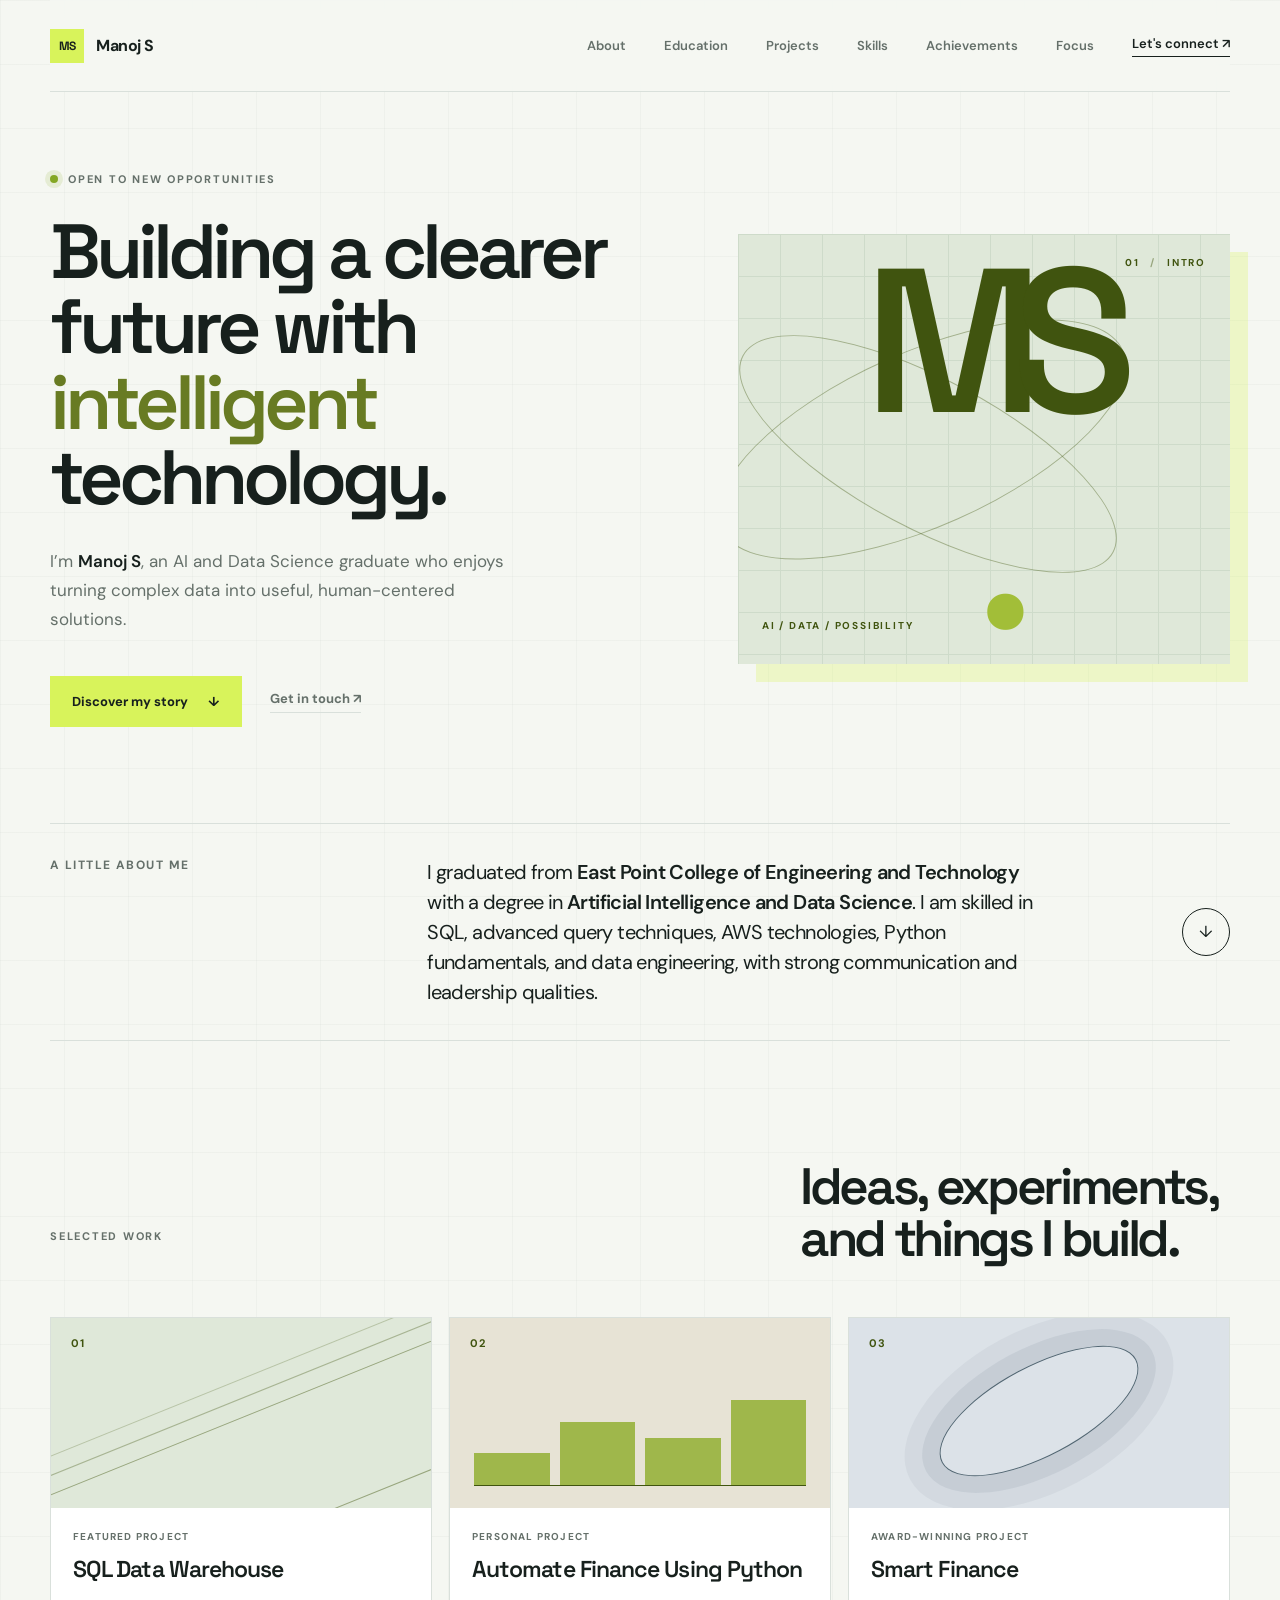
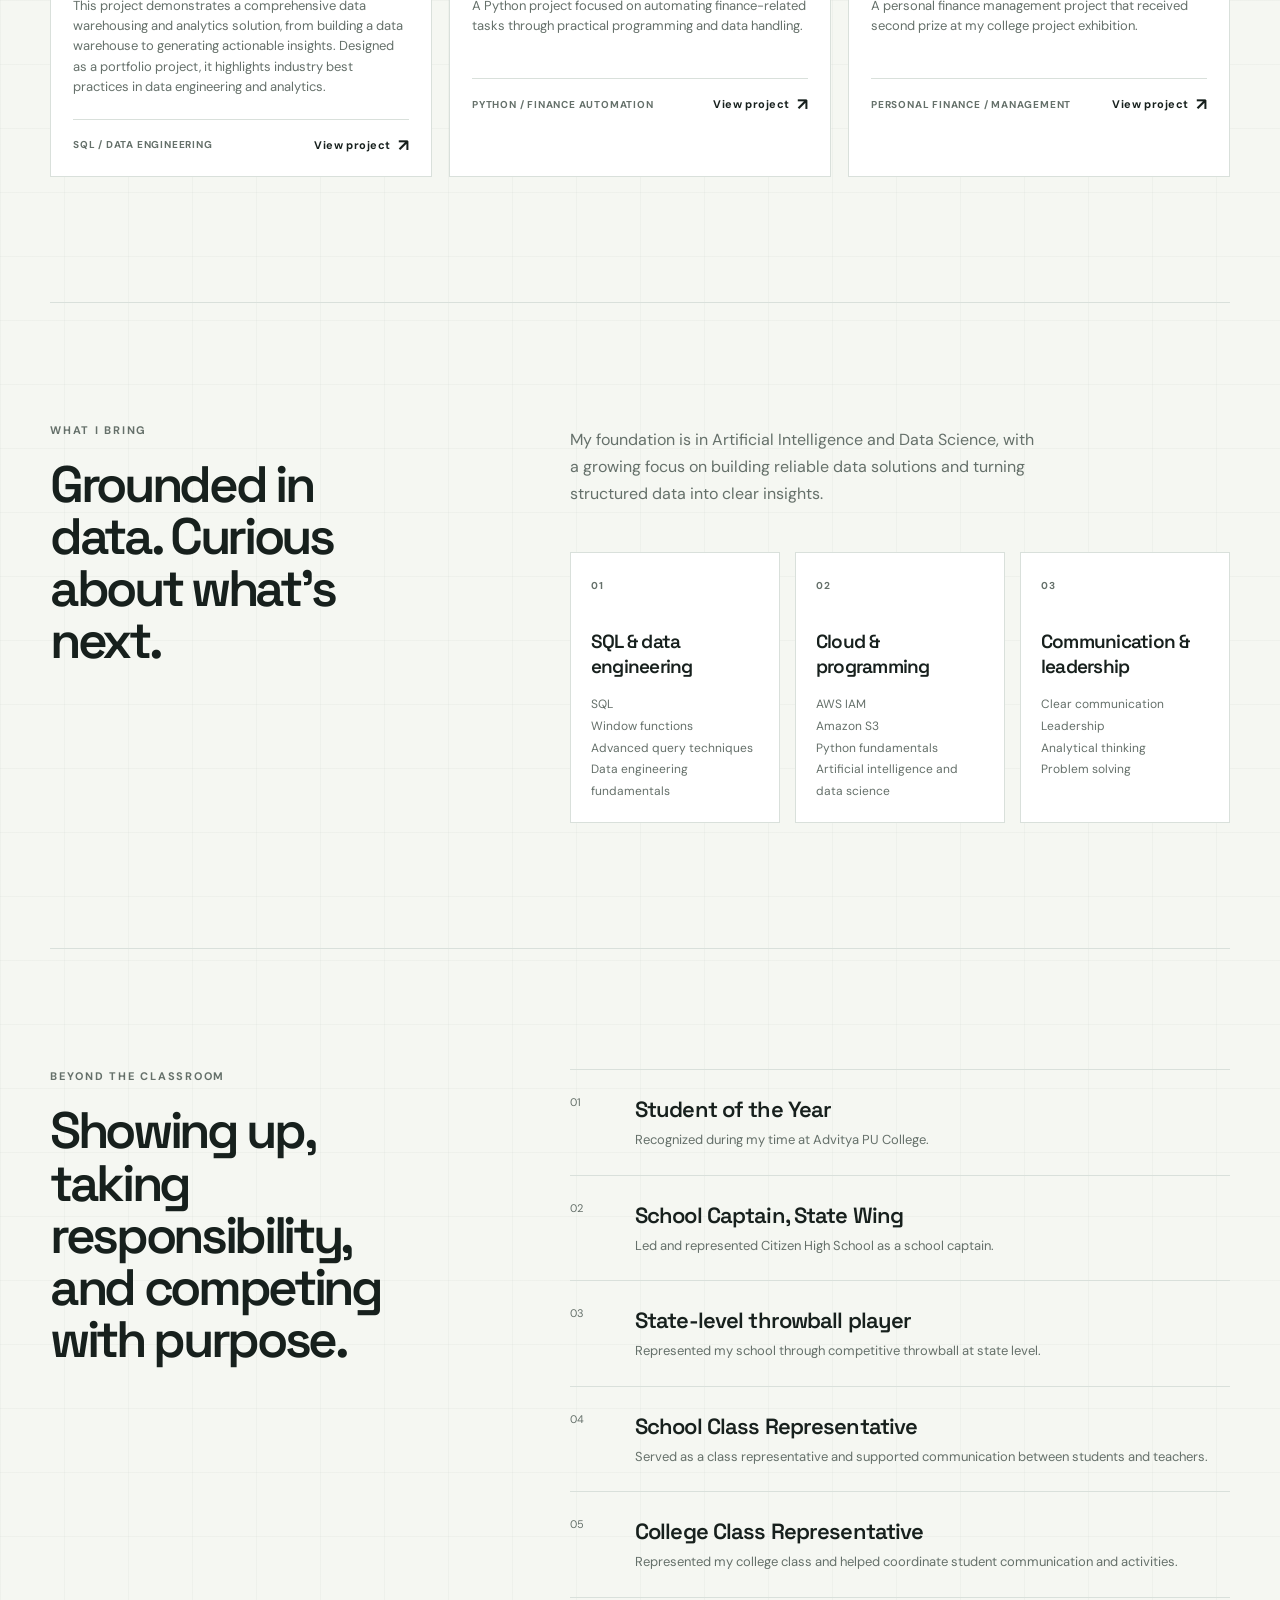
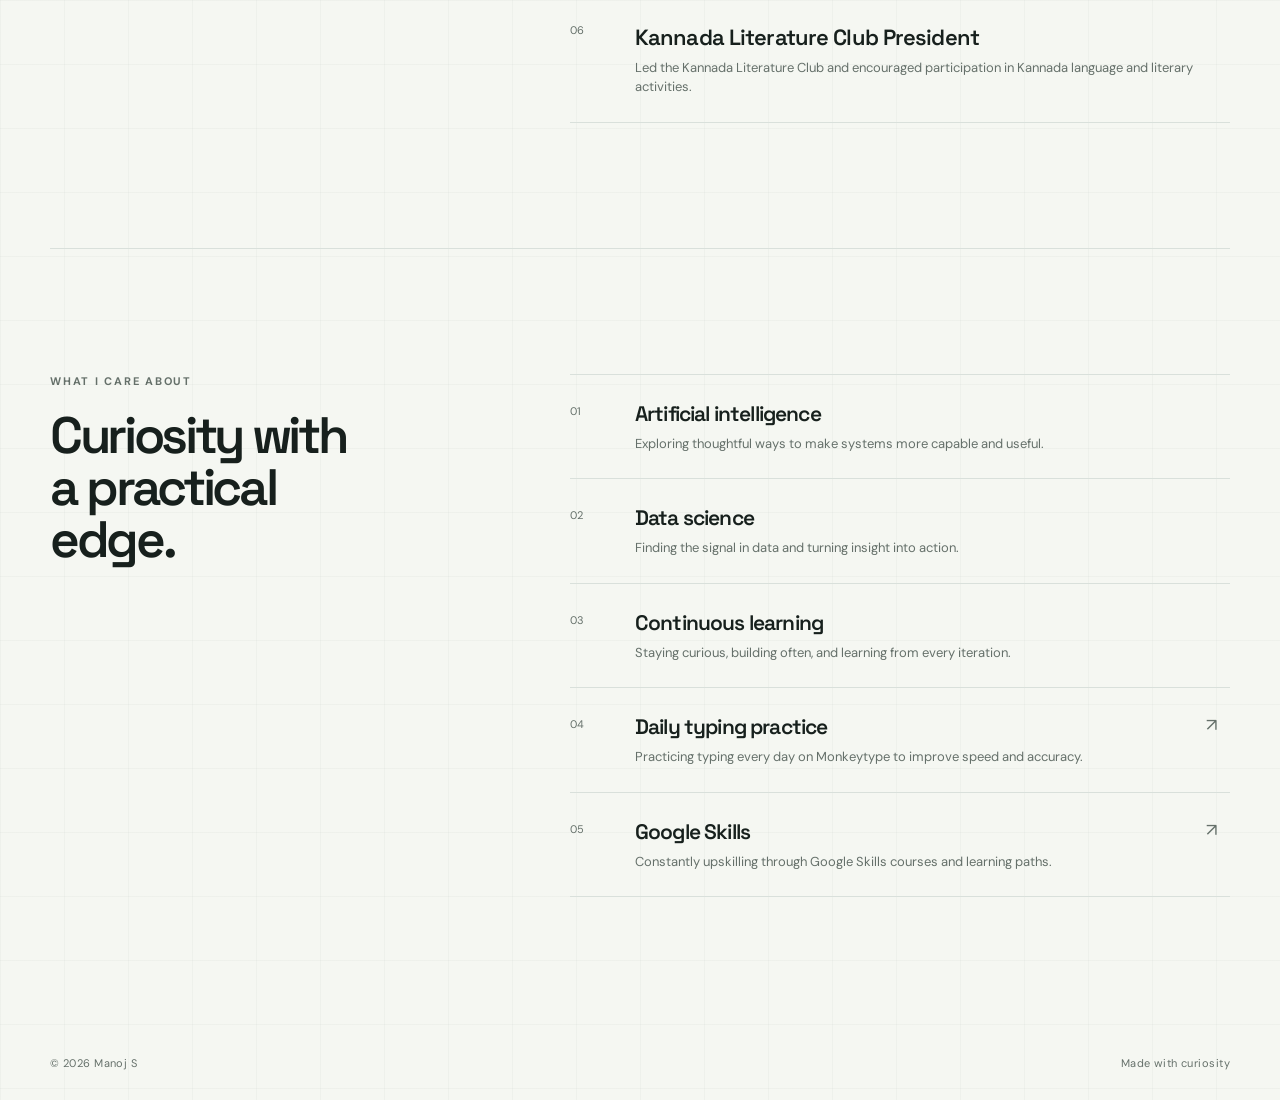
<file: index.html>
<!doctype html>
<html lang="en">
  <head>
    <meta charset="UTF-8" />
    <meta name="viewport" content="width=device-width, initial-scale=1.0" />
    <meta name="description" content="The portfolio of Manoj S, an AI and Data Science graduate." />
    <title>Manoj S | AI & Data Science</title>
    <link rel="preconnect" href="https://fonts.googleapis.com" />
    <link rel="preconnect" href="https://fonts.gstatic.com" crossorigin />
    <link href="https://fonts.googleapis.com/css2?family=DM+Sans:wght@400;500;600;700&family=Space+Grotesk:wght@400;500;600;700&display=swap" rel="stylesheet" />
    <link rel="stylesheet" href="styles.css" />
    <script src="script.js" defer></script>
  </head>
  <body>
    <header class="site-header">
      <a class="brand" href="#top" aria-label="Manoj S home">
        <span class="brand-mark">MS</span>
        <span>Manoj S</span>
      </a>
      <button class="menu-toggle" type="button" aria-expanded="false" aria-controls="site-nav">
        <span class="sr-only">Toggle navigation</span>
        <span></span>
        <span></span>
      </button>
      <nav class="site-nav" id="site-nav" aria-label="Primary navigation">
        <a href="#about">About</a>
        <a href="education.html">Education</a>
        <a href="#projects">Projects</a>
        <a href="#skills">Skills</a>
        <a href="#achievements">Achievements</a>
        <a href="#focus">Focus</a>
        <a class="nav-contact" href="connect.html">Let's connect <span aria-hidden="true">↗</span></a>
      </nav>
    </header>

    <main id="top">
      <section class="hero section-shell">
        <div class="hero-copy">
          <p class="eyebrow"><span class="status-dot"></span> Open to new opportunities</p>
          <h1>Building a clearer future with <em>intelligent</em> technology.</h1>
          <p class="hero-description">
            I’m <strong>Manoj S</strong>, an AI and Data Science graduate who enjoys turning complex data into useful, human-centered solutions.
          </p>
          <div class="hero-actions">
            <a class="button button-primary" href="#about">Discover my story <span aria-hidden="true">↓</span></a>
            <a class="text-link" href="connect.html">Get in touch <span aria-hidden="true">↗</span></a>
          </div>
        </div>

        <div class="hero-visual" aria-label="Manoj S monogram graphic">
          <div class="visual-grid"></div>
          <div class="orbit orbit-one"></div>
          <div class="orbit orbit-two"></div>
          <div class="monogram">MS<span>.</span></div>
          <p class="visual-caption">AI / DATA / POSSIBILITY</p>
          <div class="corner-label">01 <span>/</span> INTRO</div>
        </div>
      </section>

      <section class="quick-strip section-shell" id="about">
        <div class="strip-label">A little about me</div>
        <div class="strip-content">
          <p>
            I graduated from <strong>East Point College of Engineering and Technology</strong> with a degree in <strong>Artificial Intelligence and Data Science</strong>. I am skilled in SQL, advanced query techniques, AWS technologies, Python fundamentals, and data engineering, with strong communication and leadership qualities.
          </p>
          <a class="circle-link" href="#focus" aria-label="See my areas of focus"><span aria-hidden="true">↓</span></a>
        </div>
      </section>

      <section class="projects section-shell" id="projects">
        <div class="section-heading">
          <p class="eyebrow">Selected work</p>
          <h2>Ideas, experiments, and things I build.</h2>
        </div>
        <div class="project-grid">
          <article class="project-card">
            <div class="project-visual project-visual-one"><span>01</span><div class="project-lines"></div></div>
            <div class="project-card-body">
              <p class="project-label">Featured project</p>
              <h3>SQL Data Warehouse</h3>
              <p>This project demonstrates a comprehensive data warehousing and analytics solution, from building a data warehouse to generating actionable insights. Designed as a portfolio project, it highlights industry best practices in data engineering and analytics.</p>
              <div class="project-footer"><span>SQL / Data Engineering</span><a class="project-link" href="https://github.com/Manu322204/sql-data-warehouse-project.git" target="_blank" rel="noreferrer">View project <span aria-hidden="true">↗</span></a></div>
            </div>
          </article>
          <article class="project-card">
            <div class="project-visual project-visual-two"><span>02</span><div class="project-bars"><i></i><i></i><i></i><i></i></div></div>
            <div class="project-card-body">
              <p class="project-label">Personal project</p>
              <h3>Automate Finance Using Python</h3>
              <p>A Python project focused on automating finance-related tasks through practical programming and data handling.</p>
              <div class="project-footer"><span>Python / Finance Automation</span><a class="project-link" href="https://github.com/Manu322204/automate_finace_using_python-" target="_blank" rel="noreferrer">View project <span aria-hidden="true">↗</span></a></div>
            </div>
          </article>
          <article class="project-card">
            <div class="project-visual project-visual-three"><span>03</span><div class="project-orbit"></div></div>
            <div class="project-card-body">
              <p class="project-label">Award-winning project</p>
              <h3>Smart Finance</h3>
              <p>A personal finance management project that received second prize at my college project exhibition.</p>
              <div class="project-footer"><span>Personal Finance / Management</span><a class="project-link" href="https://github.com/Manu322204/Smart-Finance" target="_blank" rel="noreferrer">View project <span aria-hidden="true">↗</span></a></div>
            </div>
          </article>
        </div>
      </section>

      <section class="skills section-shell" id="skills">
        <div class="section-heading">
          <p class="eyebrow">What I bring</p>
          <h2>Grounded in data. Curious about what’s next.</h2>
        </div>
        <div class="skills-content">
          <p class="skills-intro">My foundation is in Artificial Intelligence and Data Science, with a growing focus on building reliable data solutions and turning structured data into clear insights.</p>
          <div class="skill-groups">
            <div class="skill-group"><span>01</span><h3>SQL &amp; data engineering</h3><p>SQL<br />Window functions<br />Advanced query techniques<br />Data engineering fundamentals</p></div>
            <div class="skill-group"><span>02</span><h3>Cloud &amp; programming</h3><p>AWS IAM<br />Amazon S3<br />Python fundamentals<br />Artificial intelligence and data science</p></div>
            <div class="skill-group"><span>03</span><h3>Communication &amp; leadership</h3><p>Clear communication<br />Leadership<br />Analytical thinking<br />Problem solving</p></div>
          </div>
        </div>
      </section>

      <section class="achievements section-shell" id="achievements">
        <div class="section-heading">
          <p class="eyebrow">Beyond the classroom</p>
          <h2>Showing up, taking responsibility, and competing with purpose.</h2>
        </div>
        <div class="achievement-list">
          <article class="achievement-item"><span>01</span><div><h3>Student of the Year</h3><p>Recognized during my time at Advitya PU College.</p></div></article>
          <article class="achievement-item"><span>02</span><div><h3>School Captain, State Wing</h3><p>Led and represented Citizen High School as a school captain.</p></div></article>
          <article class="achievement-item"><span>03</span><div><h3>State-level throwball player</h3><p>Represented my school through competitive throwball at state level.</p></div></article>
          <article class="achievement-item"><span>04</span><div><h3>School Class Representative</h3><p>Served as a class representative and supported communication between students and teachers.</p></div></article>
          <article class="achievement-item"><span>05</span><div><h3>College Class Representative</h3><p>Represented my college class and helped coordinate student communication and activities.</p></div></article>
          <article class="achievement-item"><span>06</span><div><h3>Kannada Literature Club President</h3><p>Led the Kannada Literature Club and encouraged participation in Kannada language and literary activities.</p></div></article>
        </div>
      </section>

      <section class="focus section-shell" id="focus">
        <div class="section-heading">
          <p class="eyebrow">What I care about</p>
          <h2>Curiosity with a practical edge.</h2>
        </div>
        <div class="focus-list">
          <article class="focus-item">
            <span class="item-number">01</span>
            <div><h3>Artificial intelligence</h3><p>Exploring thoughtful ways to make systems more capable and useful.</p></div>
          </article>
          <article class="focus-item">
            <span class="item-number">02</span>
            <div><h3>Data science</h3><p>Finding the signal in data and turning insight into action.</p></div>
          </article>
          <article class="focus-item">
            <span class="item-number">03</span>
            <div><h3>Continuous learning</h3><p>Staying curious, building often, and learning from every iteration.</p></div>
          </article>
          <a class="focus-item" href="https://monkeytype.com/profile/manukannadiga" target="_blank" rel="noreferrer">
            <span class="item-number">04</span>
            <div><h3>Daily typing practice</h3><p>Practicing typing every day on Monkeytype to improve speed and accuracy.</p></div>
            <span class="item-arrow" aria-hidden="true">↗</span>
          </a>
          <a class="focus-item" href="https://www.skills.google/public_profiles/158d8cf7-632b-47ec-9254-222bdbda4835" target="_blank" rel="noreferrer">
            <span class="item-number">05</span>
            <div><h3>Google Skills</h3><p>Constantly upskilling through Google Skills courses and learning paths.</p></div>
            <span class="item-arrow" aria-hidden="true">↗</span>
          </a>
        </div>
      </section>
    </main>

    <footer class="site-footer section-shell">
      <span>© 2026 Manoj S</span>
      <span>Made with curiosity</span>
    </footer>
  </body>
</html>
</file>
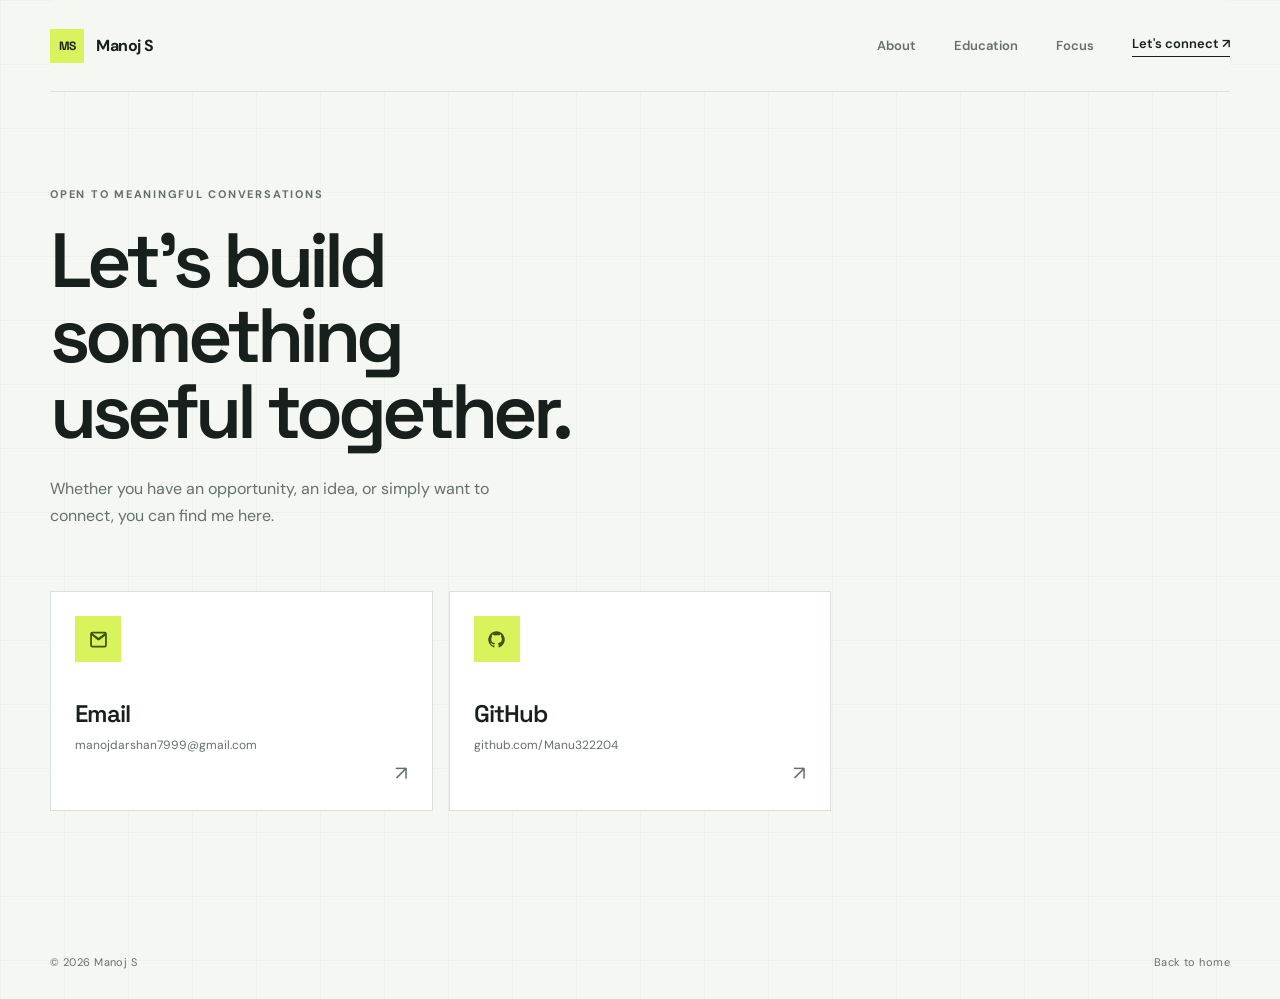
<file: connect.html>
<!doctype html>
<html lang="en">
  <head>
    <meta charset="UTF-8" />
    <meta name="viewport" content="width=device-width, initial-scale=1.0" />
    <meta name="description" content="Connect with Manoj S by email or GitHub." />
    <title>Let's Connect | Manoj S</title>
    <link rel="preconnect" href="https://fonts.googleapis.com" />
    <link rel="preconnect" href="https://fonts.gstatic.com" crossorigin />
    <link href="https://fonts.googleapis.com/css2?family=DM+Sans:wght@400;500;600;700&family=Space+Grotesk:wght@400;500;600;700&display=swap" rel="stylesheet" />
    <link rel="stylesheet" href="styles.css" />
    <script src="script.js" defer></script>
  </head>
  <body>
    <header class="site-header">
      <a class="brand" href="index.html" aria-label="Manoj S home">
        <span class="brand-mark">MS</span>
        <span>Manoj S</span>
      </a>
      <button class="menu-toggle" type="button" aria-expanded="false" aria-controls="site-nav">
        <span class="sr-only">Toggle navigation</span>
        <span></span>
        <span></span>
      </button>
      <nav class="site-nav" id="site-nav" aria-label="Primary navigation">
        <a href="index.html#about">About</a>
        <a href="education.html">Education</a>
        <a href="index.html#focus">Focus</a>
        <a class="nav-contact" href="connect.html" aria-current="page">Let's connect <span aria-hidden="true">↗</span></a>
      </nav>
    </header>

    <main>
      <section class="connect-page section-shell">
        <div class="section-heading">
          <p class="eyebrow">Open to meaningful conversations</p>
          <h1>Let’s build something useful together.</h1>
          <p class="connect-intro">Whether you have an opportunity, an idea, or simply want to connect, you can find me here.</p>
        </div>
        <div class="connect-list">
          <a class="connect-card" href="mailto:manojdarshan7999@gmail.com">
            <span class="connect-icon" aria-hidden="true">
              <svg viewBox="0 0 24 24"><path d="M2.5 5.5A2.5 2.5 0 0 1 5 3h14a2.5 2.5 0 0 1 2.5 2.5v13A2.5 2.5 0 0 1 19 21H5a2.5 2.5 0 0 1-2.5-2.5v-13Zm2.7-.5 6.8 5.1L18.8 5H5.2Zm14.8 2.5-6.8 5.1a2 2 0 0 1-2.4 0L4.5 7.5v11A.5.5 0 0 0 5 19h14a.5.5 0 0 0 .5-.5v-11Z"/></svg>
            </span>
            <span><h2>Email</h2><p>manojdarshan7999@gmail.com</p></span>
            <span class="connect-arrow" aria-hidden="true">↗</span>
          </a>
          <a class="connect-card" href="https://github.com/Manu322204" target="_blank" rel="noreferrer">
            <span class="connect-icon" aria-hidden="true">
              <svg viewBox="0 0 24 24"><path fill-rule="evenodd" d="M12 2.5a9.5 9.5 0 0 0-3 18.51c.48.09.65-.21.65-.46v-1.8c-2.65.58-3.2-1.12-3.2-1.12-.43-1.1-1.06-1.4-1.06-1.4-.87-.6.07-.59.07-.59.96.07 1.47.99 1.47.99.85 1.46 2.23 1.04 2.77.8.09-.62.33-1.04.6-1.28-2.12-.24-4.35-1.06-4.35-4.72 0-1.04.37-1.89.99-2.56-.1-.24-.43-1.21.1-2.52 0 0 .8-.26 2.62.98A9.1 9.1 0 0 1 12 7.02c.8 0 1.61.11 2.36.33 1.82-1.24 2.62-.98 2.62-.98.53 1.31.2 2.28.1 2.52.62.67.99 1.52.99 2.56 0 3.67-2.23 4.48-4.36 4.71.34.3.65.87.65 1.75v2.64c0 .25.17.55.66.46A9.5 9.5 0 0 0 12 2.5Z" clip-rule="evenodd"/></svg>
            </span>
            <span><h2>GitHub</h2><p>github.com/Manu322204</p></span>
            <span class="connect-arrow" aria-hidden="true">↗</span>
          </a>
        </div>
      </section>
    </main>

    <footer class="site-footer section-shell">
      <span>© 2026 Manoj S</span>
      <a href="index.html">Back to home</a>
    </footer>
  </body>
</html>
</file>
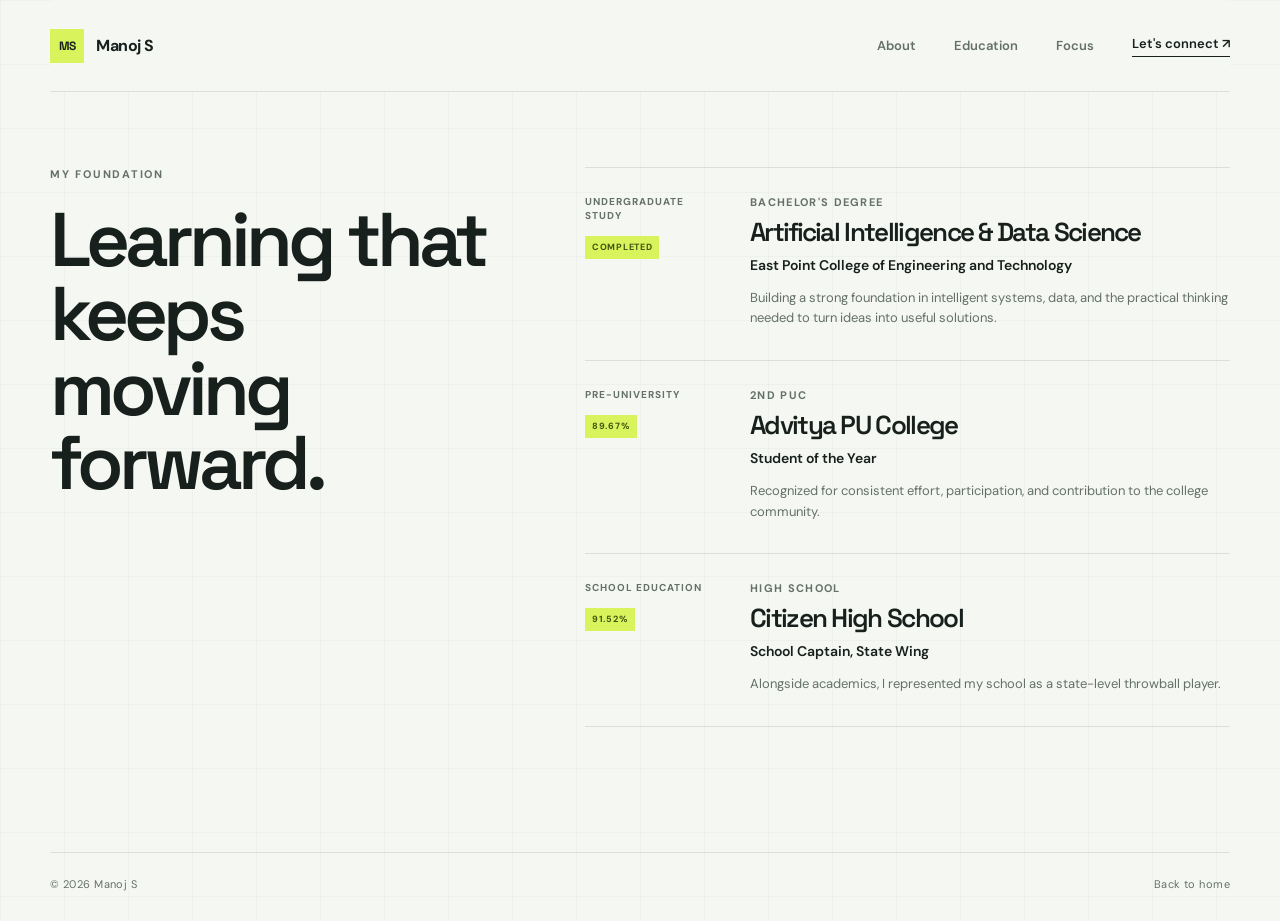
<file: education.html>
<!doctype html>
<html lang="en">
  <head>
    <meta charset="UTF-8" />
    <meta name="viewport" content="width=device-width, initial-scale=1.0" />
    <meta name="description" content="Education, achievements, and activities of Manoj S." />
    <title>Education | Manoj S</title>
    <link rel="preconnect" href="https://fonts.googleapis.com" />
    <link rel="preconnect" href="https://fonts.gstatic.com" crossorigin />
    <link href="https://fonts.googleapis.com/css2?family=DM+Sans:wght@400;500;600;700&family=Space+Grotesk:wght@400;500;600;700&display=swap" rel="stylesheet" />
    <link rel="stylesheet" href="styles.css" />
    <script src="script.js" defer></script>
  </head>
  <body>
    <header class="site-header">
      <a class="brand" href="index.html" aria-label="Manoj S home">
        <span class="brand-mark">MS</span>
        <span>Manoj S</span>
      </a>
      <button class="menu-toggle" type="button" aria-expanded="false" aria-controls="site-nav">
        <span class="sr-only">Toggle navigation</span>
        <span></span>
        <span></span>
      </button>
      <nav class="site-nav" id="site-nav" aria-label="Primary navigation">
        <a href="index.html#about">About</a>
        <a href="education.html" aria-current="page">Education</a>
        <a href="index.html#focus">Focus</a>
        <a class="nav-contact" href="connect.html">Let's connect <span aria-hidden="true">↗</span></a>
      </nav>
    </header>

    <main>
      <section class="education education-page section-shell">
        <div class="section-heading">
          <p class="eyebrow">My foundation</p>
          <h1>Learning that keeps moving forward.</h1>
        </div>
        <div class="education-list">
          <article class="education-item education-primary">
            <div class="education-meta"><span>Undergraduate study</span><span class="education-status">Completed</span></div>
            <div class="education-content">
              <p class="education-type">Bachelor's degree</p>
              <h3>Artificial Intelligence &amp; Data Science</h3>
              <p class="education-school">East Point College of Engineering and Technology</p>
              <p class="education-note">Building a strong foundation in intelligent systems, data, and the practical thinking needed to turn ideas into useful solutions.</p>
            </div>
          </article>
          <article class="education-item">
            <div class="education-meta"><span>Pre-university</span><span class="education-status">89.67%</span></div>
            <div class="education-content">
              <p class="education-type">2nd PUC</p>
              <h3>Advitya PU College</h3>
              <p class="education-school">Student of the Year</p>
              <p class="education-note">Recognized for consistent effort, participation, and contribution to the college community.</p>
            </div>
          </article>
          <article class="education-item">
            <div class="education-meta"><span>School education</span><span class="education-status">91.52%</span></div>
            <div class="education-content">
              <p class="education-type">High school</p>
              <h3>Citizen High School</h3>
              <p class="education-school">School Captain, State Wing</p>
              <p class="education-note">Alongside academics, I represented my school as a state-level throwball player.</p>
            </div>
          </article>
        </div>
      </section>
    </main>

    <footer class="site-footer section-shell">
      <span>© 2026 Manoj S</span>
      <a href="index.html">Back to home</a>
    </footer>
  </body>
</html>
</file>
<file: styles.css>
:root {
  --ink: #17201d;
  --muted: #65706a;
  --line: #d9e0db;
  --paper: #f5f7f2;
  --white: #ffffff;
  --accent: #d8f35b;
  --accent-dark: #40540f;
  --serif: "Space Grotesk", sans-serif;
  --sans: "DM Sans", sans-serif;
}

* { box-sizing: border-box; }
html { scroll-behavior: smooth; }
body { margin: 0; color: var(--ink); background-color: var(--paper); background-image: linear-gradient(rgba(217, 224, 219, .26) 1px, transparent 1px), linear-gradient(90deg, rgba(217, 224, 219, .26) 1px, transparent 1px); background-size: 64px 64px; font-family: var(--sans); }
a { color: inherit; text-decoration: none; }
::selection { color: var(--ink); background: var(--accent); }
.section-shell { width: min(1180px, calc(100% - 64px)); margin: 0 auto; }
.sr-only { position: absolute; width: 1px; height: 1px; padding: 0; margin: -1px; overflow: hidden; clip: rect(0, 0, 0, 0); white-space: nowrap; border: 0; }

.site-header { position: sticky; z-index: 5; top: 0; width: min(1180px, calc(100% - 64px)); margin: 0 auto; min-height: 92px; display: flex; align-items: center; justify-content: space-between; border-bottom: 1px solid var(--line); background: rgba(245, 247, 242, .92); backdrop-filter: blur(12px); }
.brand { display: flex; gap: 12px; align-items: center; font-weight: 700; letter-spacing: -.03em; }
.brand-mark { display: grid; width: 34px; height: 34px; place-items: center; color: var(--ink); background: var(--accent); font-family: var(--serif); font-size: 12px; font-weight: 700; letter-spacing: -.08em; }
.site-nav { display: flex; gap: 38px; align-items: center; color: var(--muted); font-size: 13px; font-weight: 600; }
.site-nav a { position: relative; transition: color .2s ease; }
.site-nav a:not(.nav-contact)::after { position: absolute; right: 0; bottom: -8px; left: 0; height: 1px; content: ""; background: var(--accent-dark); transform: scaleX(0); transform-origin: right; transition: transform .2s ease; }
.site-nav a:not(.nav-contact):hover::after { transform: scaleX(1); transform-origin: left; }
.site-nav a:hover { color: var(--ink); }
.nav-contact { color: var(--ink); border-bottom: 1px solid var(--ink); padding-bottom: 4px; }
.nav-contact span, .text-link span { display: inline-block; transition: transform .2s ease; }
.nav-contact:hover span, .text-link:hover span { transform: translate(3px, -3px); }
.menu-toggle { display: none; border: 0; background: transparent; }

.hero { min-height: 660px; display: grid; grid-template-columns: 1fr .84fr; align-items: center; gap: clamp(40px, 8vw, 120px); padding: 80px 0 96px; }
.hero-copy { max-width: 610px; animation: rise-in .7s ease both; }
.eyebrow { display: flex; align-items: center; gap: 10px; margin: 0 0 28px; color: var(--muted); text-transform: uppercase; letter-spacing: .16em; font-size: 11px; font-weight: 700; }
.status-dot { width: 8px; height: 8px; border-radius: 50%; background: #84a724; box-shadow: 0 0 0 5px rgba(132, 167, 36, .14); }
h1, h2, h3 { font-family: var(--serif); font-weight: 600; letter-spacing: -.065em; }
h1 { max-width: 700px; margin: 0; font-size: clamp(48px, 6vw, 86px); line-height: .98; }
h1 em { color: #687b23; font-style: normal; }
.hero-description { max-width: 480px; margin: 32px 0 0; color: var(--muted); font-size: 17px; line-height: 1.7; }
.hero-description strong { color: var(--ink); font-weight: 600; }
.hero-actions { display: flex; align-items: center; gap: 28px; margin-top: 42px; }
.button { display: inline-flex; align-items: center; gap: 20px; padding: 17px 22px; font-size: 13px; font-weight: 700; transition: transform .2s ease, background .2s ease; }
.button:hover { transform: translateY(-3px); }
.button-primary { color: var(--ink); background: var(--accent); }
.button-primary:hover { background: #c7e746; }
.text-link { padding-bottom: 5px; border-bottom: 1px solid var(--line); color: var(--muted); font-size: 13px; font-weight: 700; }

.hero-visual { position: relative; min-height: 430px; overflow: hidden; background: #dfe8d9; box-shadow: 18px 18px 0 rgba(216, 243, 91, .28); animation: rise-in .7s .12s ease both; }
.visual-grid { position: absolute; inset: 0; opacity: .4; background-image: linear-gradient(#b7c9b4 1px, transparent 1px), linear-gradient(90deg, #b7c9b4 1px, transparent 1px); background-size: 42px 42px; }
.orbit { position: absolute; border: 1px solid rgba(64, 84, 15, .38); border-radius: 50%; transform: rotate(-24deg); }
.orbit-one { width: 440px; height: 175px; left: -36px; top: 118px; }
.orbit-two { width: 420px; height: 150px; left: -20px; top: 145px; transform: rotate(28deg); }
.monogram { position: absolute; inset: 0; display: grid; place-items: center; color: var(--accent-dark); font-family: var(--serif); font-size: clamp(100px, 16vw, 205px); font-weight: 600; letter-spacing: -.16em; line-height: 1; }
.monogram span { color: #a2be38; margin-left: 10px; }
.visual-caption, .corner-label { position: absolute; color: var(--accent-dark); font-size: 10px; font-weight: 700; letter-spacing: .18em; }
.visual-caption { left: 24px; bottom: 22px; }
.corner-label { top: 22px; right: 24px; }
.corner-label span { margin: 0 7px; opacity: .45; }

.quick-strip { display: grid; grid-template-columns: .42fr 1fr; gap: 40px; padding: 33px 0; border-top: 1px solid var(--line); border-bottom: 1px solid var(--line); }
.strip-label { color: var(--muted); font-size: 12px; font-weight: 700; text-transform: uppercase; letter-spacing: .12em; }
.strip-content { display: flex; align-items: center; justify-content: space-between; gap: 30px; }
.strip-content p { max-width: 630px; margin: 0; font-size: 20px; line-height: 1.5; letter-spacing: -.03em; }
.strip-content strong { font-weight: 600; }
.circle-link { display: grid; flex: 0 0 auto; width: 48px; height: 48px; place-items: center; border: 1px solid var(--ink); border-radius: 50%; transition: color .2s, background .2s; }
.circle-link:hover { color: var(--paper); background: var(--ink); }

.education { display: grid; grid-template-columns: .8fr 1.2fr; gap: 80px; padding: 112px 0 125px; border-bottom: 1px solid var(--line); }
.education-list { border-top: 1px solid var(--line); }
.education-item { display: grid; grid-template-columns: 135px 1fr; gap: 30px; padding: 27px 0 31px; border-bottom: 1px solid var(--line); }
.education-meta { display: flex; flex-direction: column; gap: 13px; color: var(--muted); font-size: 10px; font-weight: 700; letter-spacing: .1em; line-height: 1.4; text-transform: uppercase; }
.education-status { width: fit-content; padding: 5px 7px; color: var(--accent-dark); background: var(--accent); font-size: 9px; letter-spacing: .08em; }
.education-open { color: var(--muted); background: #e5eae4; }
.education-type { margin: 0 0 9px; color: var(--muted); font-size: 11px; font-weight: 700; letter-spacing: .12em; text-transform: uppercase; }
.education-content h3 { margin: 0; font-size: 26px; line-height: 1.1; }
.education-school { margin: 9px 0 0; font-size: 14px; font-weight: 600; }
.education-note { max-width: 480px; margin: 14px 0 0; color: var(--muted); font-size: 13px; line-height: 1.6; }
.education-page { padding-top: 75px; }
.education-page .section-heading { margin-bottom: 58px; }
.education-page .section-heading h1 { max-width: 500px; font-size: clamp(48px, 6vw, 76px); line-height: .98; }
.education-page .education-list { max-width: 920px; margin-left: auto; }

.connect-page { padding: 95px 0 120px; }
.connect-page .section-heading { max-width: 520px; margin-bottom: 62px; }
.connect-page .section-heading h1 { font-size: clamp(48px, 6vw, 80px); line-height: .98; }
.connect-intro { max-width: 450px; margin: 26px 0 0; color: var(--muted); font-size: 16px; line-height: 1.7; }
.connect-list { display: grid; grid-template-columns: repeat(3, 1fr); gap: 16px; }
.connect-card { display: flex; min-height: 220px; flex-direction: column; justify-content: space-between; padding: 24px; border: 1px solid var(--line); background: var(--white); transition: transform .2s ease, border-color .2s ease; }
.connect-card:hover { border-color: var(--ink); transform: translateY(-5px); }
.connect-icon { display: grid; width: 46px; height: 46px; place-items: center; color: var(--accent-dark); background: var(--accent); }
.connect-icon svg { width: 21px; height: 21px; fill: currentColor; }
.connect-card h2 { margin: 30px 0 7px; font-size: 24px; letter-spacing: -.04em; }
.connect-card p { margin: 0; overflow-wrap: anywhere; color: var(--muted); font-size: 12px; line-height: 1.5; }
.connect-arrow { align-self: flex-end; color: var(--muted); font-size: 20px; }

.projects { padding: 120px 0 125px; border-bottom: 1px solid var(--line); }
.projects .section-heading { display: flex; align-items: end; justify-content: space-between; gap: 30px; margin-bottom: 52px; }
.projects .section-heading h2 { max-width: 430px; }
.project-grid { display: grid; grid-template-columns: repeat(3, 1fr); gap: 17px; }
.project-card { overflow: hidden; border: 1px solid var(--line); background: var(--white); transition: transform .2s ease, border-color .2s ease; }
.project-card:hover { border-color: var(--ink); transform: translateY(-5px); }
.project-visual { position: relative; height: 190px; overflow: hidden; }
.project-visual > span { position: absolute; top: 18px; left: 20px; color: var(--accent-dark); font-size: 11px; font-weight: 700; letter-spacing: .1em; }
.project-visual-one { background: #dfe8d9; }
.project-lines { position: absolute; width: 145%; height: 120px; right: -35%; bottom: -15px; border: 1px solid rgba(64, 84, 15, .45); transform: rotate(-22deg); box-shadow: 0 -18px 0 -1px #dfe8d9, 0 -18px 0 0 rgba(64, 84, 15, .35), 0 -36px 0 -1px #dfe8d9, 0 -36px 0 0 rgba(64, 84, 15, .25); }
.project-visual-two { background: #e7e3d5; }
.project-bars { position: absolute; right: 24px; bottom: 22px; left: 24px; display: flex; align-items: end; gap: 10px; height: 100px; border-bottom: 1px solid var(--accent-dark); }
.project-bars i { display: block; flex: 1; background: #9fb74b; }
.project-bars i:nth-child(1) { height: 32%; }.project-bars i:nth-child(2) { height: 64%; }.project-bars i:nth-child(3) { height: 48%; }.project-bars i:nth-child(4) { height: 86%; }
.project-visual-three { background: #dce2e8; }
.project-orbit { position: absolute; width: 220px; height: 90px; top: 48px; left: calc(50% - 110px); border: 1px solid #536773; border-radius: 50%; transform: rotate(-28deg); box-shadow: 0 0 0 18px rgba(83, 103, 115, .1), 0 0 0 36px rgba(83, 103, 115, .07); }
.project-card-body { padding: 22px 22px 20px; }
.project-label { margin: 0 0 11px; color: var(--muted); font-size: 10px; font-weight: 700; letter-spacing: .12em; text-transform: uppercase; }
.project-card h3 { margin: 0; font-size: 23px; letter-spacing: -.04em; }
.project-card-body > p:not(.project-label) { min-height: 60px; margin: 12px 0 22px; color: var(--muted); font-size: 13px; line-height: 1.55; }
.project-footer { display: flex; align-items: center; justify-content: space-between; padding-top: 14px; border-top: 1px solid var(--line); color: var(--muted); font-size: 10px; font-weight: 700; letter-spacing: .08em; text-transform: uppercase; }
.project-link { display: inline-flex; align-items: center; gap: 7px; color: var(--ink); font-size: 11px; letter-spacing: .04em; text-transform: none; }
.project-link span { font-size: 17px; transition: transform .2s ease; }
.project-link:hover span { transform: translate(3px, -3px); }

.skills { display: grid; grid-template-columns: .8fr 1.2fr; gap: 80px; padding: 120px 0 125px; border-bottom: 1px solid var(--line); }
.skills .section-heading h2 { max-width: 330px; }
.skills-content { padding-top: 3px; }
.skills-intro { max-width: 470px; margin: 0 0 45px; color: var(--muted); font-size: 16px; line-height: 1.7; }
.skill-groups { display: grid; grid-template-columns: repeat(3, 1fr); gap: 15px; }
.skill-group { min-height: 210px; padding: 20px; border: 1px solid var(--line); background: var(--white); }
.skill-group > span { color: var(--muted); font-size: 10px; font-weight: 700; letter-spacing: .1em; }
.skill-group h3 { margin: 35px 0 15px; font-size: 19px; letter-spacing: -.04em; }
.skill-group p { margin: 0; color: var(--muted); font-size: 12px; line-height: 1.8; }
.achievements { display: grid; grid-template-columns: .8fr 1.2fr; gap: 80px; padding: 120px 0 125px; border-bottom: 1px solid var(--line); }
.achievements .section-heading h2 { max-width: 350px; }
.achievement-list { border-top: 1px solid var(--line); }
.achievement-item { display: grid; grid-template-columns: 45px 1fr; gap: 20px; padding: 25px 0; border-bottom: 1px solid var(--line); }
.achievement-item > span { color: var(--muted); font-size: 11px; }
.achievement-item h3 { margin: 0 0 7px; font-size: 22px; letter-spacing: -.04em; }
.achievement-item p { margin: 0; color: var(--muted); font-size: 13px; line-height: 1.5; }
.achievement-item { transition: padding-left .2s ease, background .2s ease; }
.achievement-item:hover { padding-left: 10px; background: rgba(255, 255, 255, .55); }

.focus { display: grid; grid-template-columns: .8fr 1.2fr; gap: 80px; padding: 125px 0 135px; }
.section-heading h2 { max-width: 300px; margin: 0; font-size: clamp(37px, 4vw, 54px); line-height: 1.02; }
.section-heading .eyebrow { margin-bottom: 22px; }
.focus-list { border-top: 1px solid var(--line); }
.focus-item { display: grid; grid-template-columns: 45px 1fr 24px; align-items: center; gap: 20px; padding: 25px 0; border-bottom: 1px solid var(--line); }
.item-number { align-self: start; padding-top: 4px; color: var(--muted); font-size: 11px; }
.focus-item h3 { margin: 0 0 7px; font-size: 21px; letter-spacing: -.04em; }
.focus-item p { margin: 0; color: var(--muted); font-size: 13px; line-height: 1.5; }
.item-arrow { align-self: start; color: var(--muted); font-size: 18px; }
.site-footer { display: flex; justify-content: space-between; padding: 24px 0 30px; color: var(--muted); font-size: 11px; letter-spacing: .04em; }

.project-card, .skill-group { animation: rise-in .6s ease both; }
.project-card:nth-child(2), .skill-group:nth-child(2) { animation-delay: .08s; }
.project-card:nth-child(3), .skill-group:nth-child(3) { animation-delay: .16s; }

@keyframes rise-in { from { opacity: 0; transform: translateY(18px); } to { opacity: 1; transform: translateY(0); } }
@media (max-width: 760px) {
  .section-shell, .site-header { width: min(100% - 40px, 560px); }
  .site-header { min-height: 78px; }
  .menu-toggle { display: flex; width: 36px; height: 36px; flex-direction: column; justify-content: center; gap: 5px; padding: 8px; cursor: pointer; }
  .menu-toggle span:not(.sr-only) { display: block; width: 20px; height: 1px; background: var(--ink); transition: transform .2s ease; }
  .site-nav { position: absolute; z-index: 3; top: 78px; right: 20px; left: 20px; display: none; padding: 22px; background: var(--white); box-shadow: 0 12px 30px rgba(23, 32, 29, .1); }
  .site-nav.is-open { display: flex; flex-direction: column; align-items: flex-start; gap: 20px; }
  .hero { display: flex; min-height: auto; flex-direction: column; align-items: stretch; gap: 52px; padding: 70px 0 74px; }
  h1 { font-size: clamp(46px, 13vw, 70px); }
  .hero-description { font-size: 16px; }
  .hero-visual { min-height: 330px; box-shadow: 10px 10px 0 rgba(216, 243, 91, .28); }
  .quick-strip, .education, .projects, .skills, .achievements, .focus { display: block; }
  .strip-label { margin-bottom: 18px; }
  .strip-content p { font-size: 18px; }
  .focus { padding: 90px 0 95px; }
  .education { padding: 90px 0 95px; }
  .education .section-heading { margin-bottom: 50px; }
  .education-item { grid-template-columns: 1fr; gap: 18px; }
  .education-page { padding-top: 65px; }
  .education-page .section-heading { margin-bottom: 48px; }
  .connect-page { padding: 65px 0 90px; }
  .connect-page .section-heading { margin-bottom: 45px; }
  .connect-list { grid-template-columns: 1fr; }
  .connect-card { min-height: 175px; }
  .projects { padding: 90px 0 95px; }
  .projects .section-heading { display: block; margin-bottom: 45px; }
  .project-grid { grid-template-columns: 1fr; gap: 18px; }
  .skills, .achievements { padding: 90px 0 95px; }
  .skills .section-heading, .achievements .section-heading { margin-bottom: 48px; }
  .skill-groups { grid-template-columns: 1fr; gap: 12px; }
  .skill-group { min-height: auto; }
  .section-heading { margin-bottom: 50px; }
}
@media (prefers-reduced-motion: reduce) { *, *::before, *::after { scroll-behavior: auto !important; animation-duration: .01ms !important; transition-duration: .01ms !important; } }
</file>
